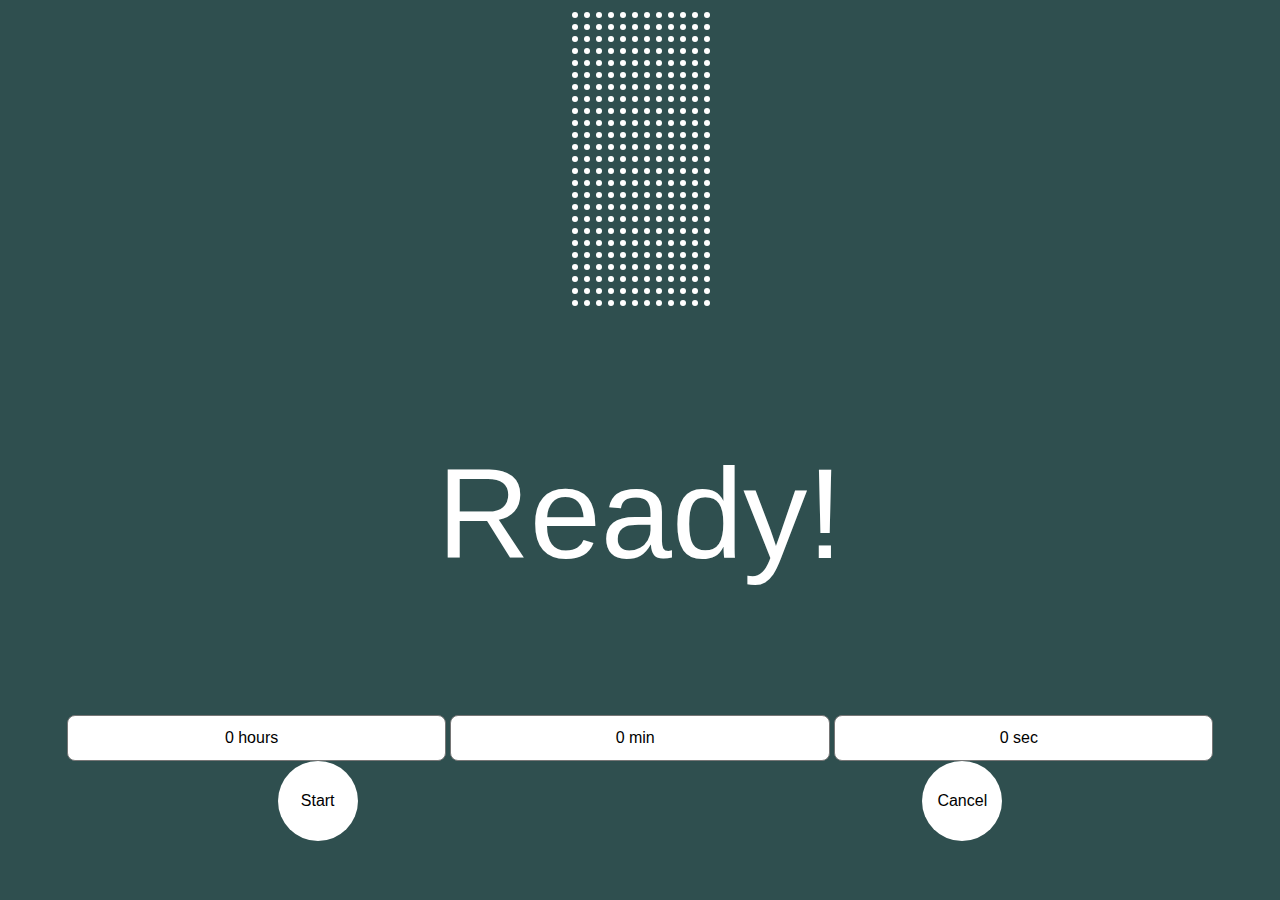
<file: index.html>
<!DOCTYPE html>
<html>
    <head>
        <title>Countdown timer</title>
        <meta charset="UTF-8">
        <meta name="viewport" content="width=device-width, initial-scale=1.0">
        <link rel="stylesheet" href="style.css">

    </head>
    <body>
        <div class="container">
            <svg id="progressBarContainer" width="144" height="300">
                <defs>
                    <pattern id="pattern1" x="0" y="0" width="12" height="12" patternUnits="userSpaceOnUse">
                        <circle cx="5" cy="5" r="3" stroke="0" fill="white"/>
                    </pattern>
                </defs>
                <rect id="progressBar" x="0" y="0" width="144" height="300" style="fill: url(#pattern1);"/>
            </svg>

            <div id="clock">
                <p>Ready!</p>
            </div>
            <div id="content">
                <select class="selector" id="hours">
                    <option value="0"> 0 hours </option>
                    <option value="1"> 1 hours</option>
                    <option value="2"> 2 hours</option>
                    <option value="3"> 3 hours</option>
                    <option value="4"> 4 hours</option>
                    <option value="5"> 5 hours</option>
                    <option value="6"> 6 hours</option>
                    <option value="7"> 7 hours</option>
                    <option value="8"> 8 hours</option>
                    <option value="9"> 9 hours</option>
                    <option value="10"> 10 hours</option>
                    <option value="11"> 11 hours</option>
                    <option value="12"> 12 hours</option>
                    <option value="13"> 13 hours</option>
                    <option value="14"> 14 hours</option>
                    <option value="15"> 15 hours</option>
                    <option value="16"> 16 hours</option>
                    <option value="17"> 17 hours</option>
                    <option value="18"> 18 hours</option>
                    <option value="19"> 19 hours</option>
                    <option value="20"> 20 hours</option>
                    <option value="21"> 21 hours</option>
                    <option value="22"> 22 hours</option>
                    <option value="23"> 23 hours</option>
                </select>

                <select class="selector" id="minutes">
                    <option value="0"> 0 min</option>
                    <option value="1"> 1 min</option>
                    <option value="2"> 2 min</option>
                    <option value="3"> 3 min</option>
                    <option value="4"> 4 min</option>
                    <option value="5"> 5 min</option>
                    <option value="6"> 6 min</option>
                    <option value="7"> 7 min</option>
                    <option value="8"> 8 min</option>
                    <option value="9"> 9 min</option>
                    <option value="10"> 10 min</option>
                    <option value="11"> 11 min</option>
                    <option value="12"> 12 min</option>
                    <option value="13"> 13 min</option>
                    <option value="14"> 14 min</option>
                    <option value="15"> 15 min</option>
                    <option value="16"> 16 min</option>
                    <option value="17"> 17 min</option>
                    <option value="18"> 18 min</option>
                    <option value="19"> 19 min</option>
                    <option value="20"> 20 min</option>
                    <option value="21"> 21 min</option>
                    <option value="22"> 22 min</option>
                    <option value="23"> 23 min</option>
                    <option value="24"> 24 min</option>
                    <option value="25"> 25 min</option>
                    <option value="26"> 26 min</option>
                    <option value="27"> 27 min</option>
                    <option value="28"> 28 min</option>
                    <option value="29"> 29 min</option>
                    <option value="30"> 30 min</option>
                    <option value="31"> 31 min</option>
                    <option value="32"> 32 min</option>
                    <option value="33"> 33 min</option>
                    <option value="34"> 34 min</option>
                    <option value="35"> 35 min</option>
                    <option value="36"> 36 min</option>
                    <option value="37"> 37 min</option>
                    <option value="38"> 38 min</option>
                    <option value="39"> 39 min</option>
                    <option value="40"> 40 min</option>
                    <option value="41"> 41 min</option>
                    <option value="42"> 42 min</option>
                    <option value="43"> 43 min</option>
                    <option value="44"> 44 min</option>
                    <option value="45"> 45 min</option>
                    <option value="46"> 46 min</option>
                    <option value="47"> 47 min</option>
                    <option value="48"> 48 min</option>
                    <option value="49"> 49 min</option>
                    <option value="50"> 50 min</option>
                    <option value="51"> 51 min</option>
                    <option value="52"> 52 min</option>
                    <option value="53"> 53 min</option>
                    <option value="54"> 54 min</option>
                    <option value="55"> 55 min</option>
                    <option value="56"> 56 min</option>
                    <option value="57"> 57 min</option>
                    <option value="58"> 58 min</option>
                    <option value="59"> 59 min</option>
                </select>

                <select class="selector" id="seconds">
                    <option value="0"> 0 sec</option>
                    <option value="1"> 1 sec</option>
                    <option value="2"> 2 sec</option>
                    <option value="3"> 3 sec</option>
                    <option value="4"> 4 sec</option>
                    <option value="5"> 5 sec</option>
                    <option value="6"> 6 sec</option>
                    <option value="7"> 7 sec</option>
                    <option value="8"> 8 sec</option>
                    <option value="9"> 9 sec</option>
                    <option value="10"> 10 sec</option>
                    <option value="11"> 11 sec</option>
                    <option value="12"> 12 sec</option>
                    <option value="13"> 13 sec</option>
                    <option value="14"> 14 sec</option>
                    <option value="15"> 15 sec</option>
                    <option value="16"> 16 sec</option>
                    <option value="17"> 17 sec</option>
                    <option value="18"> 18 sec</option>
                    <option value="19"> 19 sec</option>
                    <option value="20"> 20 sec</option>
                    <option value="21"> 21 sec</option>
                    <option value="22"> 22 sec</option>
                    <option value="23"> 23 sec</option>
                    <option value="24"> 24 sec</option>
                    <option value="25"> 25 sec</option>
                    <option value="26"> 26 sec</option>
                    <option value="27"> 27 sec</option>
                    <option value="28"> 28 sec</option>
                    <option value="29"> 29 sec</option>
                    <option value="30"> 30 sec</option>
                    <option value="31"> 31 sec</option>
                    <option value="32"> 32 sec</option>
                    <option value="33"> 33 sec</option>
                    <option value="34"> 34 sec</option>
                    <option value="35"> 35 sec</option>
                    <option value="36"> 36 sec</option>
                    <option value="37"> 37 sec</option>
                    <option value="38"> 38 sec</option>
                    <option value="39"> 39 sec</option>
                    <option value="40"> 40 sec</option>
                    <option value="41"> 41 sec</option>
                    <option value="42"> 42 sec</option>
                    <option value="43"> 43 sec</option>
                    <option value="44"> 44 sec</option>
                    <option value="45"> 45 sec</option>
                    <option value="46"> 46 sec</option>
                    <option value="47"> 47 sec</option>
                    <option value="48"> 48 sec</option>
                    <option value="49"> 49 sec</option>
                    <option value="50"> 50 sec</option>
                    <option value="51"> 51 sec</option>
                    <option value="52"> 52 sec</option>
                    <option value="53"> 53 sec</option>
                    <option value="54"> 54 sec</option>
                    <option value="55"> 55 sec</option>
                    <option value="56"> 56 sec</option>
                    <option value="57"> 57 sec</option>
                    <option value="58"> 58 sec</option>
                    <option value="59"> 59 sec</option>
                </select>
            </div>

            <div class="buttonSection">
                    <div class="button1">
                        <button class="roundButton" id="start">Start</button>
                    </div>
                    <div class="button2">
                        <button class="roundButton" id="cancel">Cancel</button>
                    </div>
                </div>


            </div>
            <script>
                 document.getElementById("start").addEventListener('click', startTimer);
                document.getElementById('cancel').addEventListener('click', cancelledButtonPressed);

                var startTime;
                var endTime;
                var origTimePeriod;
                var newTimePeriod;
                var timer;
                var cancelled = false;


                function startTimer(){
                    startTime = new Date();
                    endTime = getEndTime();

                    origTimePeriod = endTime.getTime() - startTime.getTime();

                    newTimePeriod = origTimePeriod;

                    timer = setInterval(displayCountdown,1000);
                }

                function displayCountdown(){
                    var timeLeft = msToTime(newTimePeriod);

                    document.getElementById('clock').innerHTML =`<p>${timeLeft["hours"]}h ${timeLeft["minutes"]}m ${timeLeft["seconds"]}s</p>`;

                    var newHeight = Math.floor(newTimePeriod / origTimePeriod * 100) *3;
                    document.getElementById("progressBar").setAttribute("height", newHeight);

                    newTimePeriod -= 1000;

                    if(newTimePeriod <0 || cancelled){
                        clearInterval(timer);
                        document.getElementById("clock").innerHTML = "<p>Complete!</p>";
                    }
                }
                
                function cancelledButtonPressed(){
                    cancelled = true;
                }

                function msToTime(milliseconds){
                    var mHour = 1000 * 60 * 60;
                    var mMinute = 1000 * 60;
                    var mSecond = 1000;

                    var hours = Math.floor(milliseconds / mHour);
                    var minutes = Math.floor((milliseconds % mHour) / mMinute);
                    var seconds = Math.floor((milliseconds % mMinute) / mSecond);
                    
                    var time = [];
                    time["hours"] = hours;
                    time["minutes"] = minutes;
                    time["seconds"] = seconds;

                    return time;
                }

                function getEndTime(){

                    var dt = new Date();
                    var hours = parseInt(document.getElementById("hours").value);
                    var minutes = parseInt(document.getElementById("minutes").value);
                    var seconds = parseInt(document.getElementById("seconds").value);

                    dt.setHours(dt.getHours() + hours);
                    dt.setMinutes(dt.getMinutes() + minutes);
                    dt.setSeconds(dt.getSeconds() + seconds);

                    return dt;
                }
            </script>
        </body>
</html>
</file>
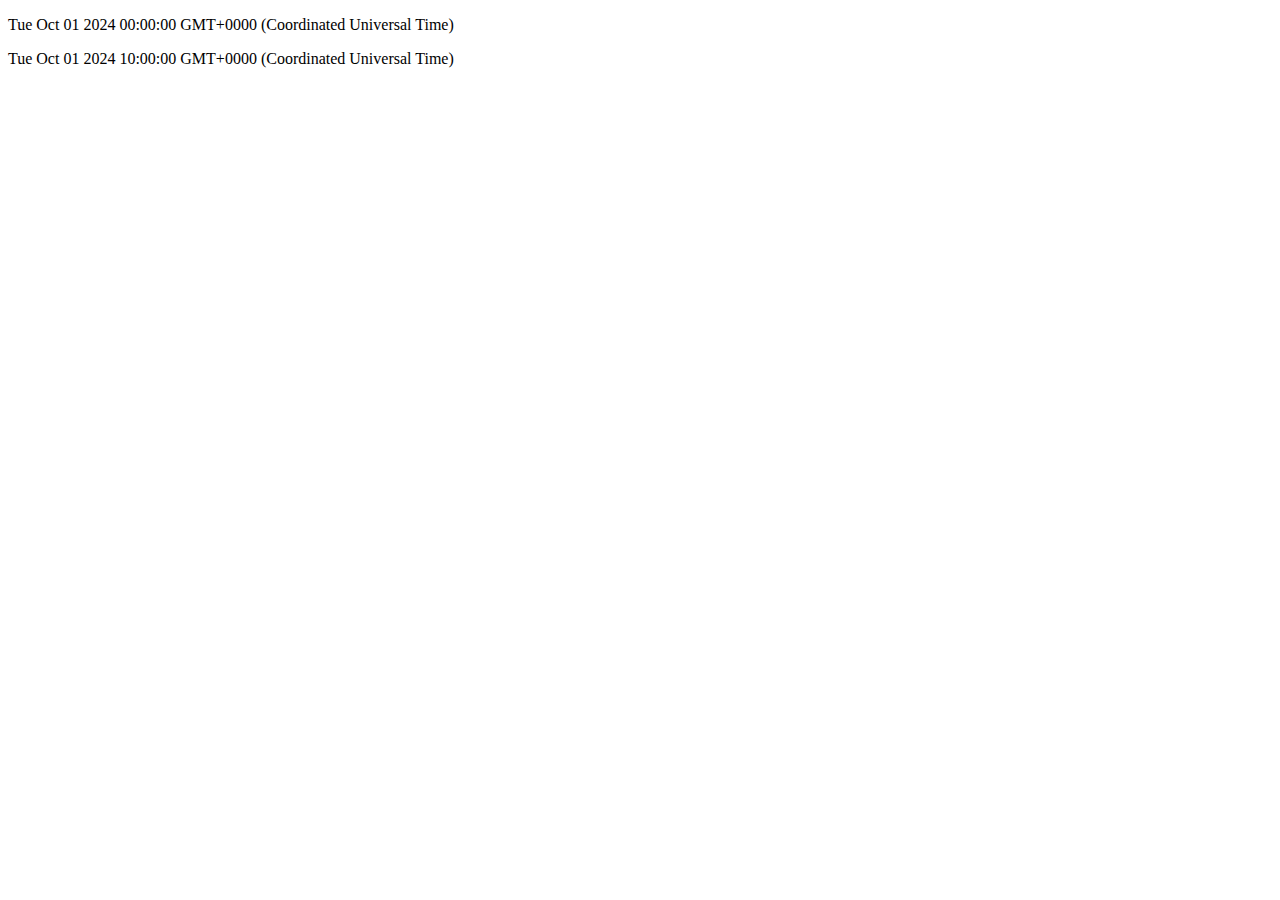
<file: js-datetime.html>
<!DOCTYPE html>
<html>
    <head>


    </head>
    <body>
        <p id= "output"></p>
        <p id="output2"></p>

        <script>

            var dt = new Date(2024, 9);
            document.getElementById("output").innerHTML = dt;

            dt.setHours(10);
            document.getElementById("output2").innerHTML = dt;
        </script>
    </body>
</html>
</file>
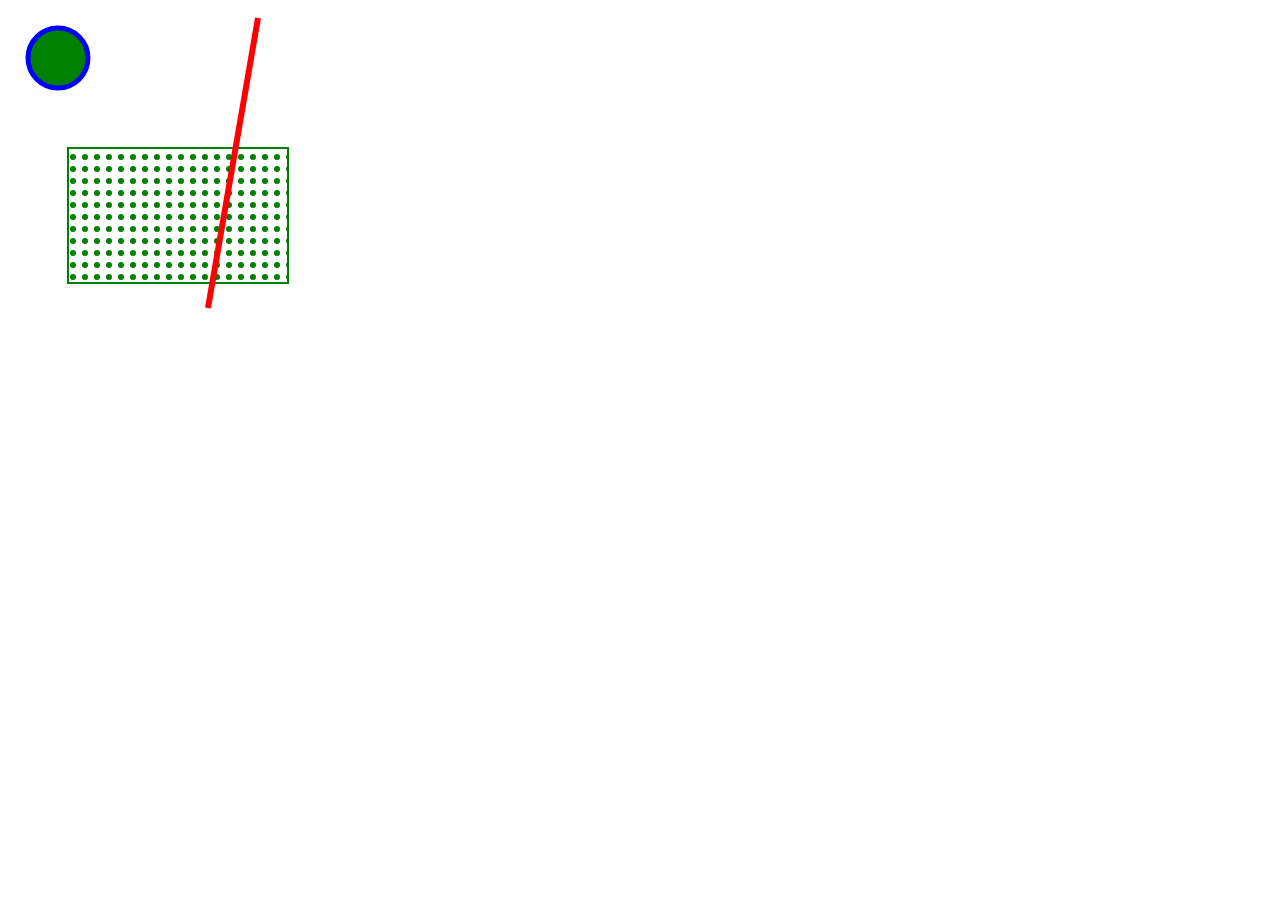
<file: svg.html>
<!DOCTYPE html>
<html>
    <head>

    </head>
    <body>

        <svg width="500" height="500">
            <defs>
                <pattern id="pattern1" x="0" y="0" width="12" height="12" patternUnits="userSpaceOnUse">
                    <circle cx="5" cy="5" r="3" stroke="0" fill="green" />
                </pattern>
            </defs>



            <circle cx="50" cy="50" r="30" stroke="blue" stroke-width="5" fill="green" />
            <rect x="60" y="140" width="220" height="135" stroke="green" stroke-width="2" style="fill: url(#pattern1)"/>
            <line x1="250" y1="10" x2="200" y2="300" stroke="red" stroke-width="6" />2
        </svg>
    </body>
</html>
</file>
<file: style.css>
body{
    background-color: darkslategray;
    font-family: Arial, Helvetica, sans-serif;
    text-align: center;
}

.container{
    width: 100%;

}

p{
    color: #fff;
    font-size: 10vw;
}

#clock{
    width: 100%;
    text-align: center;
}

.buttonsection{
    width: 100%;
    padding-top: 3rem;
}

.roundButton{
    border-radius: 50%;
    background-color: #fff;
    border: 0;
    width: 5rem;
    height: 5rem;
    font-size: 1rem;
}

.roundButton:hover{
    background-color: darkslategrey;
}

.button1{
    float: left;
    width: 49%;
}


.button2{
    float: right;
    width: 49%;
}

.selector{
    background-color: white;
    padding: .8rem 1.4rem .9rem  .8rem;
    width: 30%;
    border-radius: .5rem;
    -moz-appearance: none;
    -webkit-appearance: none;
    appearance: none;
    font-size: 1rem;
    text-align: center;
}



#progressBarContainer{
    transform: rotate(180deg);
}
</file>
